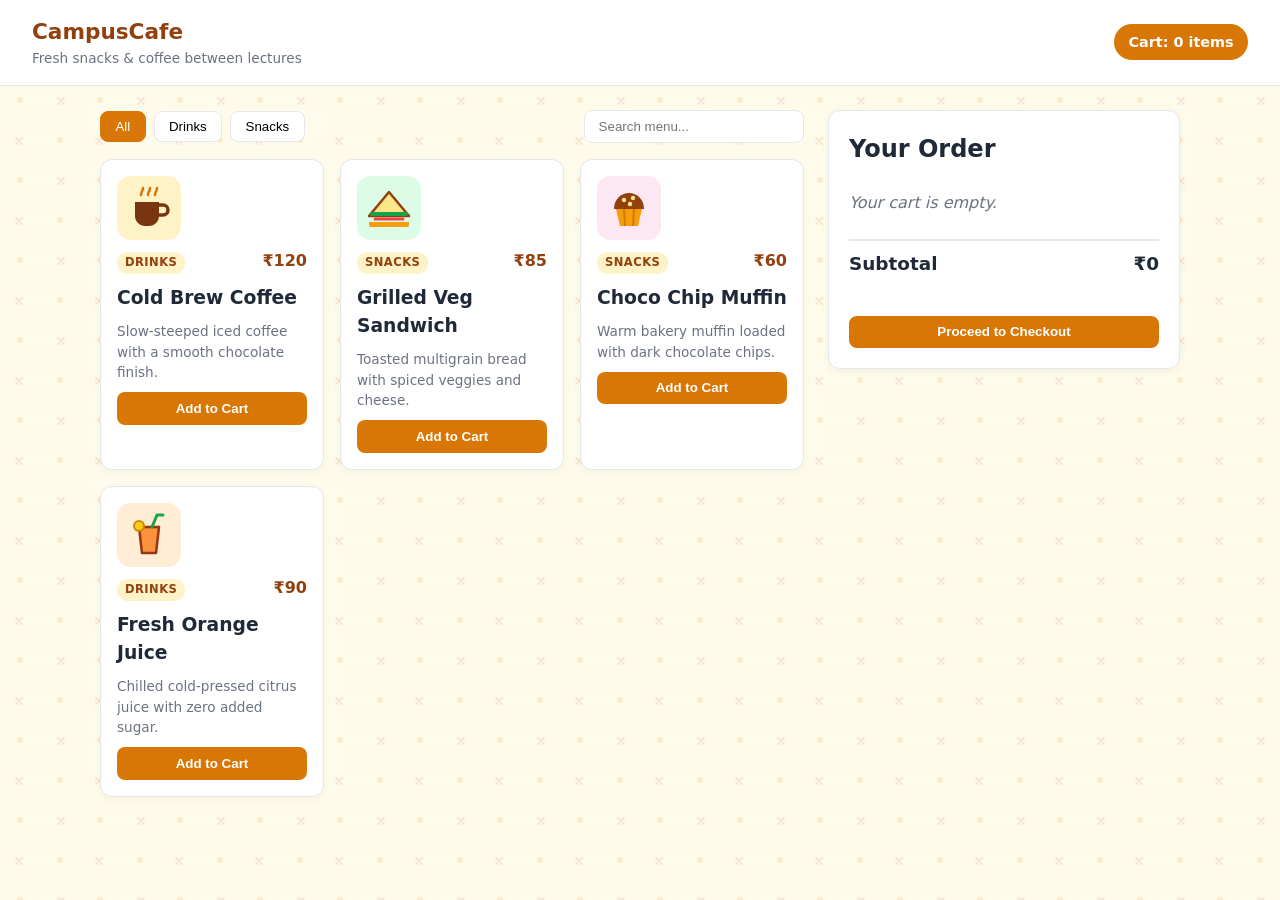
<file: CampusCafe-Debug-Task/index.html>
<!DOCTYPE html>
<html lang="en">
<head>
  <meta charset="UTF-8" />
  <meta name="viewport" content="width=device-width, initial-scale=1.0" />
  <title>CampusCafe — Student Order Portal</title>
  <link rel="stylesheet" href="styles/main.css" />
  <link rel="stylesheet" href="styles/theme.css" />
</head>
<body>
  <header class="topbar">
    <div class="brand">
      <h1>CampusCafe</h1>
      <p>Fresh snacks &amp; coffee between lectures</p>
    </div>
    <div class="cart-pill">
      Cart: <span id="cart-count">0</span> items
    </div>
  </header>

  <main class="container">
    <section>
      <div class="controls">
        <div class="filter-group">
          <button type="button" class="filter-btn active" data-category="all">All</button>
          <button type="button" class="filter-btn" data-category="drinks">Drinks</button>
          <button type="button" class="filter-btn" data-category="snacks">Snacks</button>
        </div>
        <input
          type="search"
          id="search-input"
          class="search-input"
          placeholder="Search menu..."
        />
      </div>

      <div id="menu-grid" class="menu-grid"></div>
    </section>

    <aside class="cart-panel">
      <h2>Your Order</h2>
      <ul id="cart-list" class="cart-list"></ul>

      <div class="summary-row summary-total">
        <span>Subtotal</span>
        <span>₹<span id="cart-subtotal">0</span></span>
      </div>

      <p id="cart-msg" class="msg-error"></p>

      <button type="button" id="checkout-btn" class="btn btn-primary" style="width: 100%; margin-top: 0.75rem;">
        Proceed to Checkout
      </button>
    </aside>
  </main>

  <script src="scripts/menuData.js"></script>
  <script src="scripts/app.js"></script>
</body>
</html>
</file>
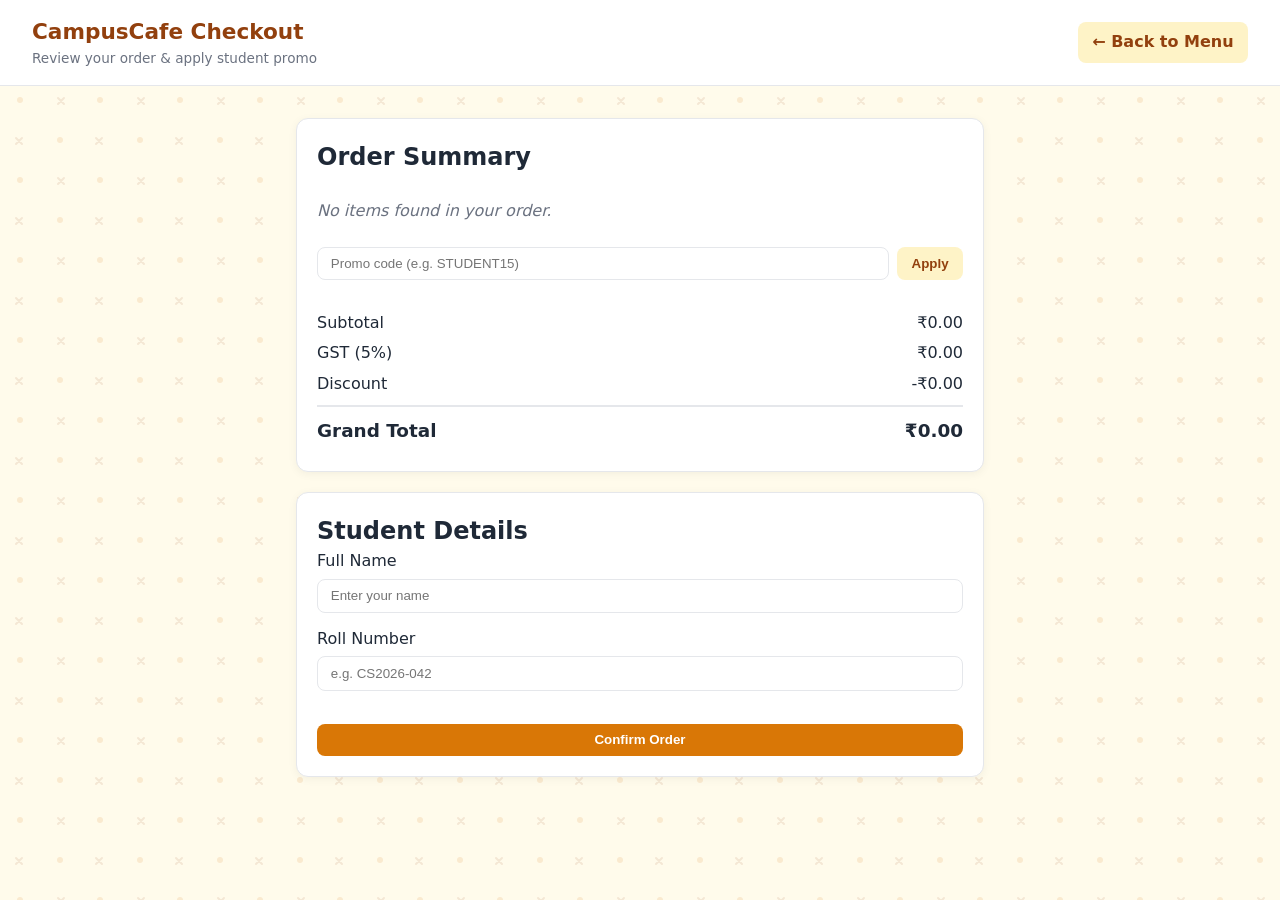
<file: CampusCafe-Debug-Task/pages/checkout.html>
<!DOCTYPE html>
<html lang="en">
<head>
  <meta charset="UTF-8" />
  <meta name="viewport" content="width=device-width, initial-scale=1.0" />
  <title>Checkout — CampusCafe</title>
  <link rel="stylesheet" href="../styles/main.css" />
  <link rel="stylesheet" href="../styles/theme.css" />
</head>
<body>
  <header class="topbar">
    <div class="brand">
      <h1>CampusCafe Checkout</h1>
      <p>Review your order &amp; apply student promo</p>
    </div>
    <a href="../index.html" id="back-link" class="btn btn-secondary">← Back to Menu</a>
  </header>

  <main class="checkout-wrapper">
    <section class="checkout-box">
      <h2>Order Summary</h2>
      <ul id="checkout-items" class="cart-list"></ul>

      <div class="promo-row">
        <input type="text" id="promo-input" placeholder="Promo code (e.g. STUDENT15)" />
        <button type="button" id="apply-promo-btn" class="btn btn-secondary">Apply</button>
      </div>
      <p id="promo-msg" class="msg-error"></p>

      <div class="summary-row">
        <span>Subtotal</span>
        <span>₹<span id="subtotal">0.00</span></span>
      </div>
      <div class="summary-row">
        <span>GST (5%)</span>
        <span>₹<span id="tax">0.00</span></span>
      </div>
      <div class="summary-row">
        <span>Discount</span>
        <span>-₹<span id="discount">0.00</span></span>
      </div>
      <div class="summary-row summary-total">
        <span>Grand Total</span>
        <span>₹<span id="grand-total">0.00</span></span>
      </div>
    </section>

    <section class="checkout-box">
      <h2>Student Details</h2>
      <form id="order-form">
        <div class="form-group">
          <label for="student-name">Full Name</label>
          <input type="text" id="student-name" placeholder="Enter your name" />
        </div>
        <div class="form-group">
          <label for="roll-number">Roll Number</label>
          <input type="text" id="roll-number" placeholder="e.g. CS2026-042" />
        </div>
        <p id="order-msg" class="msg-error"></p>
        <button type="submit" id="confirm-order-btn" class="btn btn-primary" style="width: 100%;">
          Confirm Order
        </button>
      </form>
    </section>
  </main>

  <script src="../scripts/checkout.js"></script>
</body>
</html>
</file>
<file: CampusCafe-Debug-Task/styles/main.css>
* {
  box-sizing: border-box;
  margin: 0;
  padding: 0;
}

body {
  font-family: "Segoe UI", system-ui, -apple-system, sans-serif;
  line-height: 1.5;
  min-height: 100vh;
}

.topbar {
  display: flex;
  justify-content: space-between;
  align-items: center;
  padding: 1rem 2rem;
  border-bottom: 1px solid var(--border);
  background: var(--surface);
  position: sticky;
  top: 0;
  z-index: 10;
}

.brand h1 {
  font-size: 1.35rem;
  color: var(--primary-dark);
}

.brand p {
  font-size: 0.85rem;
  color: var(--muted);
}

.cart-pill {
  background: var(--primary);
  color: #fff;
  padding: 0.45rem 0.9rem;
  border-radius: 999px;
  font-weight: 600;
  font-size: 0.9rem;
}

.container {
  max-width: 1120px;
  margin: 1.5rem auto;
  padding: 0 1.25rem;
  display: grid;
  grid-template-columns: 2fr 1fr;
  gap: 1.5rem;
}

.controls {
  display: flex;
  flex-wrap: wrap;
  gap: 0.75rem;
  align-items: center;
  justify-content: space-between;
  margin-bottom: 1rem;
}

.filter-group {
  display: flex;
  gap: 0.5rem;
}

.filter-btn {
  padding: 0.45rem 0.9rem;
  border: 1px solid var(--border);
  background: var(--surface);
  border-radius: 8px;
  cursor: pointer;
  font-weight: 500;
}

.filter-btn.active {
  background: var(--primary);
  color: #fff;
  border-color: var(--primary);
}

.search-input {
  padding: 0.5rem 0.85rem;
  border: 1px solid var(--border);
  border-radius: 8px;
  min-width: 220px;
  background: var(--surface);
}

.menu-grid {
  display: grid;
  grid-template-columns: repeat(auto-fill, minmax(220px, 1fr));
  gap: 1rem;
}

.card {
  background: var(--surface);
  border: 1px solid var(--border);
  border-radius: 12px;
  padding: 1rem;
  display: flex;
  flex-direction: column;
  gap: 0.6rem;
  box-shadow: 0 2px 8px rgba(0, 0, 0, 0.04);
}

.card img {
  width: 64px;
  height: 64px;
  object-fit: contain;
}

.card-icon {
  width: 64px;
  height: 64px;
  background: var(--accent-soft);
  border-radius: 12px;
  display: flex;
  align-items: center;
  justify-content: center;
  font-size: 2rem;
}

.card-header {
  display: flex;
  justify-content: space-between;
  align-items: baseline;
}

.category-tag {
  font-size: 0.72rem;
  text-transform: uppercase;
  letter-spacing: 0.04em;
  padding: 0.15rem 0.5rem;
  border-radius: 999px;
  background: var(--accent-soft);
  color: var(--primary-dark);
  font-weight: 600;
}

.price {
  font-weight: 700;
  color: var(--primary-dark);
}

.btn {
  padding: 0.55rem 0.9rem;
  border: none;
  border-radius: 8px;
  cursor: pointer;
  font-weight: 600;
  text-align: center;
  text-decoration: none;
  display: inline-block;
}

.btn-primary {
  background: var(--primary);
  color: #fff;
}

.btn-primary:hover {
  background: var(--primary-dark);
}

.btn-secondary {
  background: var(--accent-soft);
  color: var(--primary-dark);
}

.cart-panel,
.checkout-box {
  background: var(--surface);
  border: 1px solid var(--border);
  border-radius: 12px;
  padding: 1.25rem;
  height: fit-content;
  box-shadow: 0 2px 10px rgba(0, 0, 0, 0.05);
}

.cart-list {
  list-style: none;
  margin: 1rem 0;
  display: flex;
  flex-direction: column;
  gap: 0.65rem;
}

.cart-row {
  display: flex;
  justify-content: space-between;
  align-items: center;
  gap: 0.5rem;
  padding-bottom: 0.5rem;
  border-bottom: 1px dashed var(--border);
  font-size: 0.92rem;
}

.qty-controls {
  display: flex;
  align-items: center;
  gap: 0.35rem;
}

.qty-btn {
  width: 24px;
  height: 24px;
  border: 1px solid var(--border);
  background: #fff;
  border-radius: 6px;
  cursor: pointer;
  font-weight: 700;
}

.summary-row {
  display: flex;
  justify-content: space-between;
  margin: 0.4rem 0;
}

.summary-total {
  font-size: 1.15rem;
  font-weight: 700;
  border-top: 2px solid var(--border);
  padding-top: 0.6rem;
  margin-top: 0.6rem;
}

.checkout-wrapper {
  max-width: 720px;
  margin: 2rem auto;
  padding: 0 1rem;
  display: flex;
  flex-direction: column;
  gap: 1.25rem;
}

.form-group {
  display: flex;
  flex-direction: column;
  gap: 0.35rem;
  margin-bottom: 0.85rem;
}

.form-group input {
  padding: 0.55rem 0.8rem;
  border: 1px solid var(--border);
  border-radius: 8px;
}

.promo-row {
  display: flex;
  gap: 0.5rem;
  margin: 0.75rem 0 0.35rem;
}

.promo-row input {
  flex: 1;
  padding: 0.5rem 0.8rem;
  border: 1px solid var(--border);
  border-radius: 8px;
}

.msg-error {
  color: #b91c1c;
  font-size: 0.88rem;
  min-height: 1.2rem;
}

.msg-success {
  color: #15803d;
  font-size: 0.88rem;
  min-height: 1.2rem;
}

.empty-state {
  color: var(--muted);
  font-style: italic;
  padding: 0.5rem 0;
}

@media (max-width: 768px) {
  .container {
    grid-template-columns: 1fr;
  }
}
</file>
<file: CampusCafe-Debug-Task/styles/theme.css>
:root {
  --primary: #d97706;
  --primary-dark: #92400e;
  --accent-soft: #fef3c7;
  --surface: #ffffff;
  --border: #e5e7eb;
  --muted: #6b7280;
  --text: #1f2937;
}

body {
  color: var(--text);
  background-color: #fffbeb;
  background-image: url("../assets/bg-pattern.svg");
  background-repeat: repeat;
}
</file>
